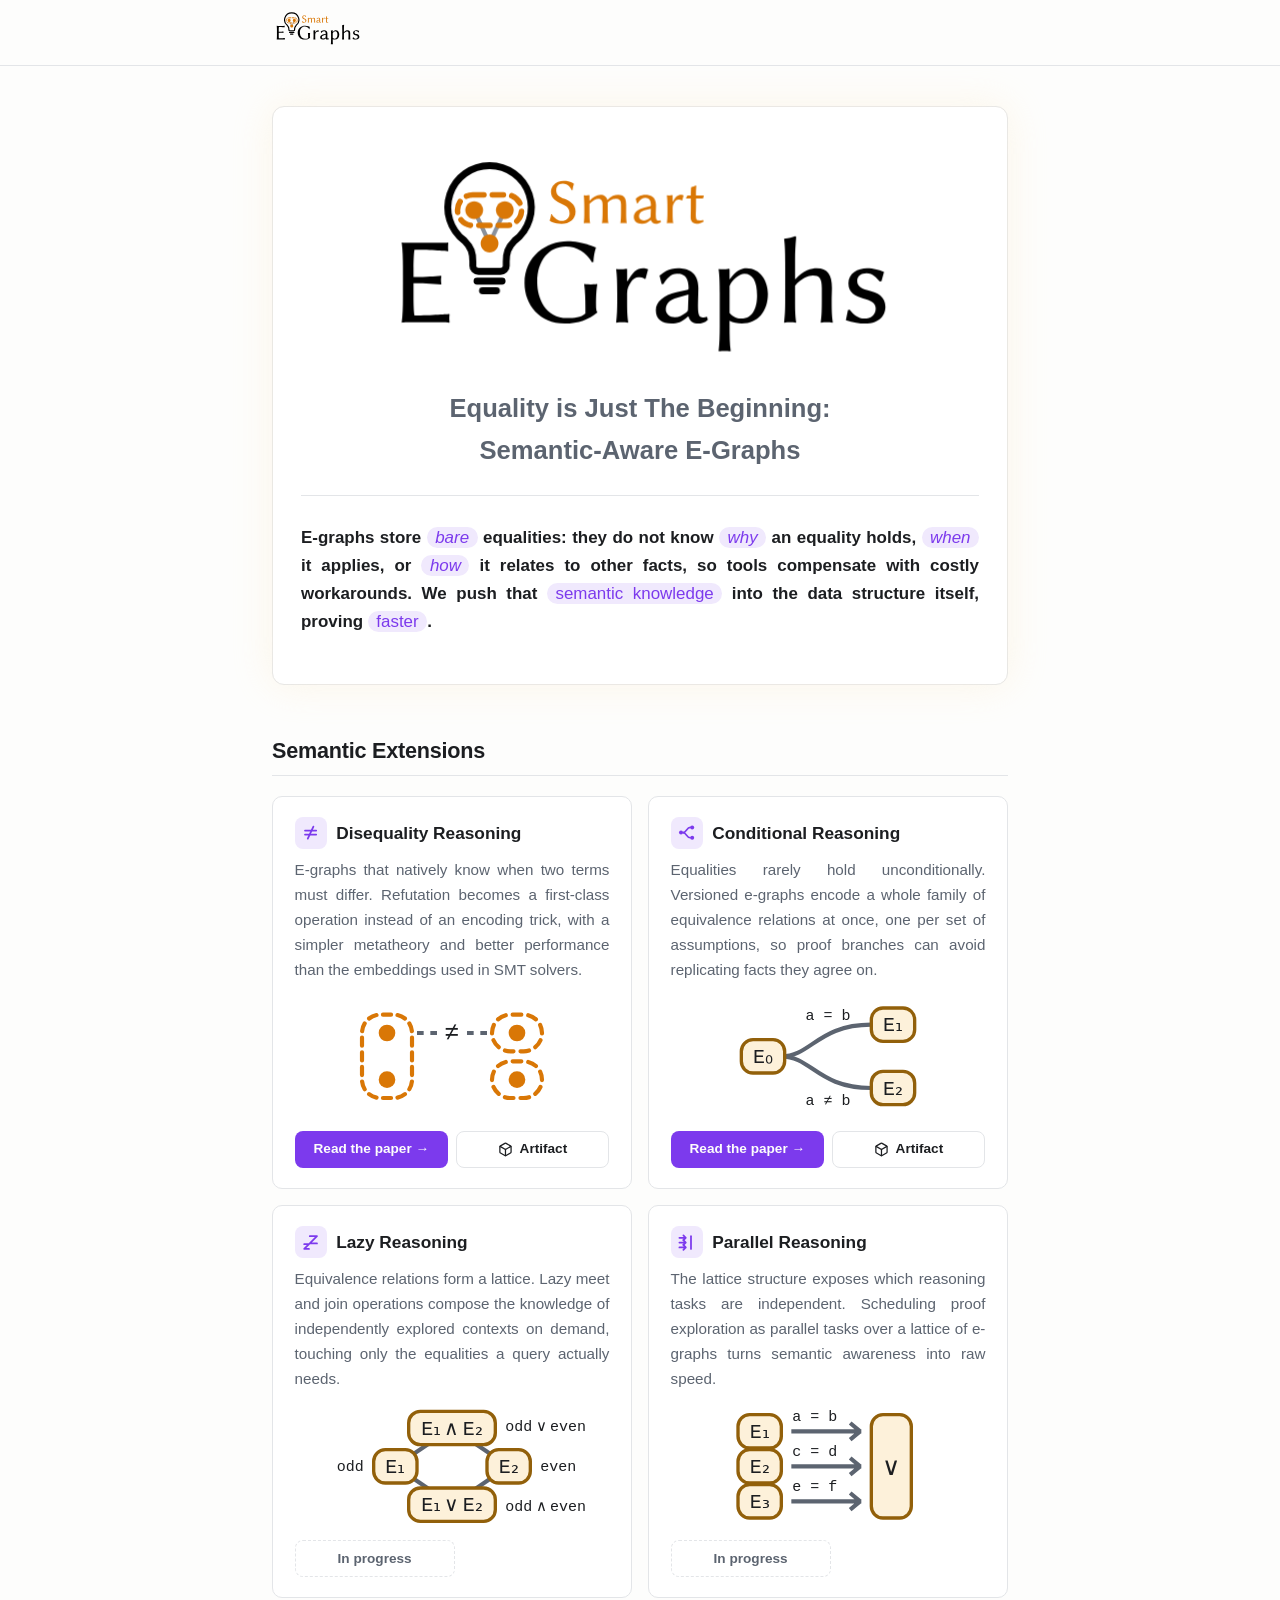
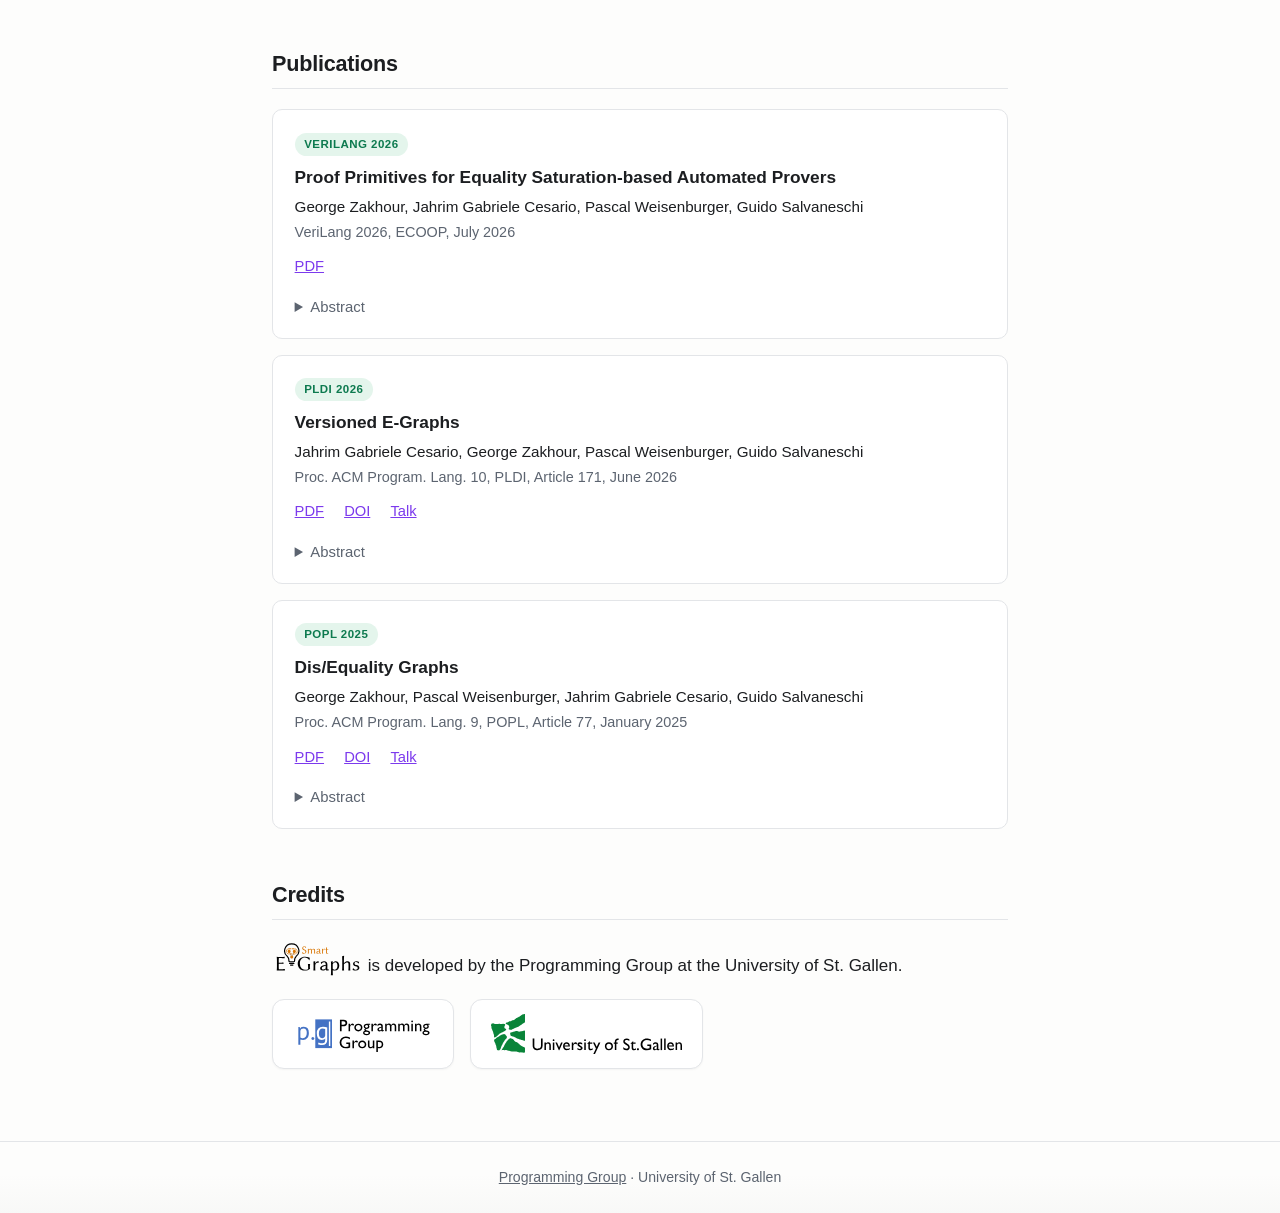
<file: index.html>
<!DOCTYPE html>
<html lang="en">
<head>
<meta charset="utf-8">
<meta name="viewport" content="width=device-width, initial-scale=1">
<title>Smart E-Graphs</title>
<meta name="description" content="Smart e-graphs: equality is just the beginning. E-graphs that understand disequality, assumptions, and branching proofs, for provers that prove more, faster.">
<meta property="og:type" content="website">
<meta property="og:site_name" content="Smart E-Graphs">
<meta property="og:url" content="https://prg-grp.github.io/egraphs-extensions-website/">
<meta property="og:title" content="Smart E-Graphs">
<meta property="og:description" content="Smart e-graphs: equality is just the beginning. E-graphs that understand disequality, assumptions, and branching proofs, for provers that prove more, faster.">
<meta property="og:image" content="https://prg-grp.github.io/egraphs-extensions-website/assets/logo-type2.png">
<meta property="og:image:width" content="1200">
<meta property="og:image:height" content="630">
<meta property="og:image:alt" content="Smart E-Graphs">
<meta name="twitter:card" content="summary_large_image">
<meta name="twitter:title" content="Smart E-Graphs">
<meta name="twitter:description" content="Smart e-graphs: equality is just the beginning. E-graphs that understand disequality, assumptions, and branching proofs, for provers that prove more, faster.">
<meta name="twitter:image" content="https://prg-grp.github.io/egraphs-extensions-website/assets/logo-type2.png">
<link rel="preload" href="assets/logo-animated.svg" as="fetch" type="image/svg+xml">
<link rel="stylesheet" href="style.css">
<link rel="icon" type="image/svg+xml" href="assets/logo-base.svg">
</head>
<body>

<!-- <div class="wip" role="note">Work in progress</div> -->

<header>
  <div class="wrap">
    <picture>
      <source srcset="assets/logo-type2-dark.svg" media="(prefers-color-scheme: dark)">
      <img class="topbar-logo" src="assets/logo-type2.svg" alt="Smart E-Graphs">
    </picture>
  </div>
</header>

<main>
  <div class="wrap">

    <section class="hero">
      <span id="hero-logo-slot"></span>
      <noscript><picture><source srcset="assets/logo-type2-dark.svg" media="(prefers-color-scheme: dark)"><img class="hero-logo" src="assets/logo-type2.svg" alt="Smart E-Graphs"></picture></noscript>
      <p class="tagline">Equality is Just The Beginning:</br>Semantic-Aware E-Graphs
      <hr>
      <p class="lead">
        E-graphs store <em class="keyword">bare</em> equalities: they do not know <em class="keyword">why</em> an equality holds,
        <em class="keyword">when</em> it applies, or <em class="keyword">how</em> it relates to other facts, so
        tools compensate with costly workarounds. 
        We push that 
        <span class="keyword">semantic knowledge</span> into the data structure itself, proving <span class="keyword">faster</span>.
      </p>
    </section>

    <h2 id="extensions">Semantic Extensions</h2>

    <div class="extensions">
    <article class="extension">
      <div class="extension-body">
        <h3>
          <span class="extension-icon"><svg viewBox="0 0 24 24" fill="none" stroke="currentColor" stroke-width="2.2" stroke-linecap="round"><line x1="5" y1="9.5" x2="19" y2="9.5"/><line x1="5" y1="14.5" x2="19" y2="14.5"/><line x1="15.5" y1="4.5" x2="8.5" y2="19.5"/></svg></span>
          Disequality Reasoning
        </h3>
        <p>E-graphs that natively know when two terms must differ. Refutation becomes a
        first-class operation instead of an encoding trick, with a simpler metatheory and
        better performance than the embeddings used in SMT solvers.</p>
      </div>
      <svg class="extension-img diagram" viewBox="-21 0 162 70" aria-hidden="true">
        <path class="eclass" d="M21 10 H25 A11 11 0 0 1 36 21 V49 A11 11 0 0 1 25 60 H17 A11 11 0 0 1 6 49 V21 A11 11 0 0 1 17 10 Z" pathLength="144"/>
        <path class="eclass" d="M99 10 H103 A11 11 0 0 1 114 21 A11 11 0 0 1 103 32 H95 A11 11 0 0 1 84 21 A11 11 0 0 1 95 10 Z" pathLength="81"/>
        <path class="eclass" d="M99 38 H103 A11 11 0 0 1 114 49 A11 11 0 0 1 103 60 H95 A11 11 0 0 1 84 49 A11 11 0 0 1 95 38 Z" pathLength="81"/>
        <circle class="enode" cx="21" cy="21" r="5"/>
        <circle class="enode" cx="21" cy="49" r="5"/>
        <circle class="enode" cx="99" cy="21" r="5"/>
        <circle class="enode" cx="99" cy="49" r="5"/>
        <line class="edge" x1="39" y1="21" x2="51" y2="21" stroke-dasharray="4 4"/>
        <line class="edge" x1="69" y1="21" x2="84" y2="21" stroke-dasharray="4 4"/>
        <text class="vlabel" x="60" y="25.5" text-anchor="middle" style="font-size: 15px">&#8800;</text>
      </svg>
      <div class="ext-actions">
        <a class="ext-btn" href="#publication-diseq">Read the paper &rarr;</a>
        <a class="ext-btn ext-btn-artifact" href="https://zenodo.org/records/13938878" target="_blank" rel="noopener"><svg class="artifact-icon" viewBox="0 0 24 24" fill="none" stroke="currentColor" stroke-width="2" stroke-linecap="round" stroke-linejoin="round" aria-hidden="true"><path d="M21 8v8a2 2 0 0 1-1 1.73l-7 4a2 2 0 0 1-2 0l-7-4A2 2 0 0 1 3 16V8a2 2 0 0 1 1-1.73l7-4a2 2 0 0 1 2 0l7 4A2 2 0 0 1 21 8z"/><path d="M3.3 7 12 12l8.7-5"/><path d="M12 22V12"/></svg> Artifact</a>
      </div>
    </article>

    <article class="extension">
      <div class="extension-body">
        <h3>
          <span class="extension-icon"><svg viewBox="0 0 24 24" fill="none" stroke="currentColor" stroke-width="2" stroke-linecap="round"><path d="M7.5 12 C12 12 12 5.5 16.5 5.5"/><path d="M7.5 12 C12 12 12 18.5 16.5 18.5"/><circle cx="5" cy="12" r="2.5" fill="currentColor" stroke="none"/><circle cx="19" cy="5.5" r="2.5" fill="currentColor" stroke="none"/><circle cx="19" cy="18.5" r="2.5" fill="currentColor" stroke="none"/></svg></span>
          Conditional Reasoning
        </h3>
        <p>Equalities rarely hold unconditionally. Versioned e-graphs encode a whole family
        of equivalence relations at once, one per set of assumptions, so proof branches
        can avoid replicating facts they agree on.</p>
      </div>
      <svg class="extension-img diagram" viewBox="-21 0 162 70" aria-hidden="true">
        <path class="edge" d="M32 35 C50 35 54 16 86 16"/>
        <path class="edge" d="M32 35 C50 35 54 54 86 54"/>
        <g class="packet">
          <path d="M32 35 C50 35 54 16 86 16" pathLength="100"/>
          <path d="M32 35 C50 35 54 54 86 54" pathLength="100"/>
        </g>
        <g class="vbox">
          <rect x="8" y="25" width="26" height="20" rx="7"/>
          <rect x="86" y="6" width="26" height="20" rx="7"/>
          <rect x="86" y="44" width="26" height="20" rx="7"/>
        </g>
        <g class="vlabel" text-anchor="middle">
          <text x="21" y="39">E&#8320;</text>
          <text x="99" y="20">E&#8321;</text>
          <text x="99" y="58">E&#8322;</text>
          <text x="60" y="13" style="font-size: 9px">a = b</text>
          <text x="60" y="64" style="font-size: 9px">a &#8800; b</text>
        </g>
      </svg>
      <div class="ext-actions">
        <a class="ext-btn" href="#publication-versioned">Read the paper &rarr;</a>
        <a class="ext-btn ext-btn-artifact" href="https://zenodo.org/records/18769553" target="_blank" rel="noopener"><svg class="artifact-icon" viewBox="0 0 24 24" fill="none" stroke="currentColor" stroke-width="2" stroke-linecap="round" stroke-linejoin="round" aria-hidden="true"><path d="M21 8v8a2 2 0 0 1-1 1.73l-7 4a2 2 0 0 1-2 0l-7-4A2 2 0 0 1 3 16V8a2 2 0 0 1 1-1.73l7-4a2 2 0 0 1 2 0l7 4A2 2 0 0 1 21 8z"/><path d="M3.3 7 12 12l8.7-5"/><path d="M12 22V12"/></svg> Artifact</a>
      </div>
    </article>

    <article class="extension">
      <div class="extension-body">
        <h3>
          <span class="extension-icon"><svg viewBox="0 0 24 24" fill="none" stroke="currentColor" stroke-width="2.2" stroke-linecap="round" stroke-linejoin="round"><path d="M11 4 h9 l-9 9 h9"/><path d="M4 14 h6 l-6 6 h6"/></svg></span>
          Lazy Reasoning
        </h3>
        <p>Equivalence relations form a lattice. Lazy meet and join operations compose the
        knowledge of independently explored contexts on demand, touching only the equalities
        a query actually needs.</p>
      </div>
      <svg class="extension-img diagram" viewBox="-21 0 162 70" aria-hidden="true">
        <g class="edge">
          <line x1="60" y1="12" x2="26" y2="35"/>
          <line x1="60" y1="12" x2="94" y2="35"/>
          <line x1="26" y1="35" x2="60" y2="58"/>
          <line x1="94" y1="35" x2="60" y2="58"/>
        </g>
        <g class="packet">
          <path d="M60 12 L26 35" pathLength="100"/>
          <path d="M60 12 L94 35" pathLength="100"/>
          <path d="M26 35 L60 58" pathLength="100" style="animation-delay: -1.2s"/>
          <path d="M94 35 L60 58" pathLength="100" style="animation-delay: -1.2s"/>
        </g>
        <g class="vbox">
          <rect x="34" y="2" width="52" height="20" rx="7"/>
          <rect x="13" y="25" width="26" height="20" rx="7"/>
          <rect x="81" y="25" width="26" height="20" rx="7"/>
          <rect x="34" y="48" width="52" height="20" rx="7"/>
        </g>
        <g class="vlabel" text-anchor="middle">
          <text x="60" y="16">E&#8321;<tspan dx="2">&#8743;</tspan><tspan dx="2">E&#8322;</tspan></text>
          <text x="26" y="39">E&#8321;</text>
          <text x="94" y="39">E&#8322;</text>
          <text x="60" y="62">E&#8321;<tspan dx="2">&#8744;</tspan><tspan dx="2">E&#8322;</tspan></text>
          <text x="92" y="14" text-anchor="start" style="font-size: 9px">odd<tspan dx="2">&#8744;</tspan><tspan dx="2">even</tspan></text>
          <text x="7" y="38" text-anchor="end" style="font-size: 9px">odd</text>
          <text x="113" y="38" text-anchor="start" style="font-size: 9px">even</text>
          <text x="92" y="62" text-anchor="start" style="font-size: 9px">odd<tspan dx="2">&#8743;</tspan><tspan dx="2">even</tspan></text>
        </g>
      </svg>
      <div class="ext-actions">
        <span class="ext-btn is-disabled" aria-disabled="true">In progress</span>
      </div>
    </article>

    <article class="extension">
      <div class="extension-body">
        <h3>
          <span class="extension-icon"><svg viewBox="0 0 24 24" fill="none" stroke="currentColor" stroke-width="2.2" stroke-linecap="round" stroke-linejoin="round"><path d="M3 6 h8 m0 0 l-3 -3 m3 3 l-3 3"/><path d="M3 12 h8 m0 0 l-3 -3 m3 3 l-3 3"/><path d="M3 18 h8 m0 0 l-3 -3 m3 3 l-3 3"/><line x1="17.5" y1="4" x2="17.5" y2="20"/></svg></span>
          Parallel Reasoning
        </h3>
        <p>The lattice structure exposes which reasoning tasks are independent. Scheduling
        proof exploration as parallel tasks over a lattice of e-graphs turns semantic
        awareness into raw speed.</p>
      </div>
      <svg class="extension-img diagram" viewBox="-21 0 162 70" aria-hidden="true">
        <g class="vbox">
          <rect x="6" y="4" width="26" height="20" rx="7"/>
          <rect x="6" y="25" width="26" height="20" rx="7"/>
          <rect x="6" y="46" width="26" height="20" rx="7"/>
          <rect x="86" y="4" width="24" height="62" rx="7"/>
        </g>
        <g class="vlabel" text-anchor="middle">
          <text x="19" y="18">E&#8321;</text>
          <text x="19" y="39">E&#8322;</text>
          <text x="19" y="60">E&#8323;</text>
          <text x="98" y="40" font-size="15">&#8744;</text>
          <text x="52" y="8" style="font-size: 9px">a = b</text>
          <text x="52" y="29" style="font-size: 9px">c = d</text>
          <text x="52" y="50" style="font-size: 9px">e = f</text>
        </g>
        <g class="edge">
          <path d="M38 14 h42 m-.7 0 l-6 -5 m6 5 l-6 5"/>
          <path d="M38 35 h42 m-.7 0 l-6 -5 m6 5 l-6 5"/>
          <path d="M38 56 h42 m-.7 0 l-6 -5 m6 5 l-6 5"/>
        </g>
        <g class="packet">
          <path d="M39 14 h40" pathLength="100"/>
          <path d="M39 35 h40" pathLength="100" style="animation-delay: -0.8s"/>
          <path d="M39 56 h40" pathLength="100" style="animation-delay: -1.6s"/>
        </g>
      </svg>
      <div class="ext-actions">
        <span class="ext-btn is-disabled" aria-disabled="true">In progress</span>
      </div>
    </article>
    </div>

    <!-- <p class="readmore-wrap">
      <a class="readmore-btn" href="background.html">Read more &rarr;</a>
    </p> -->

    <h2 id="publications">Publications</h2>

    <article class="publication" id="publication-proof-primitives">
      <span class="badge published">VeriLang 2026</span>
      <h3>Proof Primitives for Equality Saturation-based Automated Provers</h3>
      <p class="authors">George Zakhour, Jahrim Gabriele Cesario, Pascal Weisenburger, Guido Salvaneschi</p>
      <p class="venue">VeriLang 2026, ECOOP, July 2026</p>
      <p class="links">
        <a href="publications/2026-proof-primitives.pdf">PDF</a>
      </p>
      <details>
        <summary>Abstract</summary>
        <p>We present a proof extraction algorithm for versioned e-graphs, an extension of
        e-graphs that supports branching reasoning contexts and proof by cases. In the
        setting of algebraic datatypes, the algorithm handles rewrites, congruence,
        injectivity, contradictions, induction, and case splits. We implement it in Vegie,
        a lightweight automated inductive theorem prover. An early case study suggests that
        the produced proofs are smaller than those of a state-of-the-art e-graph prover.</p>
      </details>
    </article>

    <article class="publication" id="publication-versioned">
      <span class="badge published">PLDI 2026</span>
      <h3>Versioned E-Graphs</h3>
      <p class="authors">Jahrim Gabriele Cesario, George Zakhour, Pascal Weisenburger, Guido Salvaneschi</p>
      <p class="venue">Proc. ACM Program. Lang. 10, PLDI, Article 171, June 2026</p>
      <p class="links">
        <a href="publications/2026-versioned-egraphs.pdf">PDF</a>
        <a href="https://doi.org/10.1145/3808249">DOI</a>
        <a href="https://www.youtube.com/watch?v=5nZc6cUwqpY&amp;t=11734" target="_blank" rel="noopener">Talk</a>
      </p>
      <details>
        <summary>Abstract</summary>
        <p>E-graphs are an efficient encoding for discovering and maintaining sets of
        equalities. In several scenarios, equalities may hold only conditionally, i.e., under
        certain assumptions: in automated provers the proof is often split into multiple
        branches, each considering a different set of equalities. Traditional e-graphs can
        only encode a single set of equalities at a time, so conditional equalities are
        handled by maintaining multiple e-graphs, replicating the equalities shared among
        branches. Versioned e-graphs efficiently encode multiple equivalence sets at the same
        time, maximizing shared information among them. Compared to widely-adopted solutions
        that maintain multiple e-graphs, versioned e-graphs are up to 5&ndash;30% more memory
        efficient and up to 4&times; faster, especially when solution spaces are large both
        in explored program terms and number of branches.</p>
      </details>
    </article>

    <article class="publication" id="publication-diseq">
      <span class="badge published">POPL 2025</span>
      <h3>Dis/Equality Graphs</h3>
      <p class="authors">George Zakhour, Pascal Weisenburger, Jahrim Gabriele Cesario, Guido Salvaneschi</p>
      <p class="venue">Proc. ACM Program. Lang. 9, POPL, Article 77, January 2025</p>
      <p class="links">
        <a href="publications/2025-disequality-graphs.pdf">PDF</a>
        <a href="https://doi.org/10.1145/3704913">DOI</a>
        <a href="https://youtu.be/z1QSRZCJkEI" target="_blank" rel="noopener">Talk</a>
      </p>
      <details>
        <summary>Abstract</summary>
        <p>In many applications it is necessary to reason about disequality of terms as well
        as equality. While disequality reasoning can be encoded, direct support for
        disequalities increases performance and simplifies the metatheory. This paper
        develops an implementation-independent framework to formally reason about e-graphs,
        proving for the first time the equivalence of e-graphs to the closure of the
        equivalence relation they encode. It presents the first formalization of an e-graph
        extension that directly supports disequalities, with an analytical result about their
        superior efficiency compared to common embedding techniques. The approach is
        implemented as an extension to egg and evaluated in an SMT solver and an automated
        theorem prover, where direct support for disequalities outperforms encodings based on
        equality embedding.</p>
      </details>
    </article>

    <h2 id="credits">Credits</h2>
    <p><picture><source srcset="assets/logo-type2-dark.svg" media="(prefers-color-scheme: dark)"><img class="inline-logo" src="assets/logo-type2.svg" alt="Smart E-Graphs"></picture> is developed by the Programming Group at the University of St. Gallen.</p>
    <div class="credit-logos">
      <a class="credit-logo" href="https://programming-group.com/" target="_blank" rel="noopener">
        <img src="assets/logo-programming-group.svg" alt="Programming Group">
      </a>
      <a class="credit-logo" href="https://www.unisg.ch/en/" target="_blank" rel="noopener">
        <img src="assets/logo-unisg.svg" alt="University of St. Gallen">
      </a>
    </div>
  </div>
</main>

<footer>
  <a href="https://programming-group.com/">Programming Group</a> &middot; University of St. Gallen
</footer>

<script>
  fetch("assets/logo-animated.svg").then(function (r) { return r.text(); }).then(function (svg) {
    var slot = document.getElementById("hero-logo-slot");
    if (slot) slot.outerHTML = svg;
  });
</script>
</body>
</html>
</file>
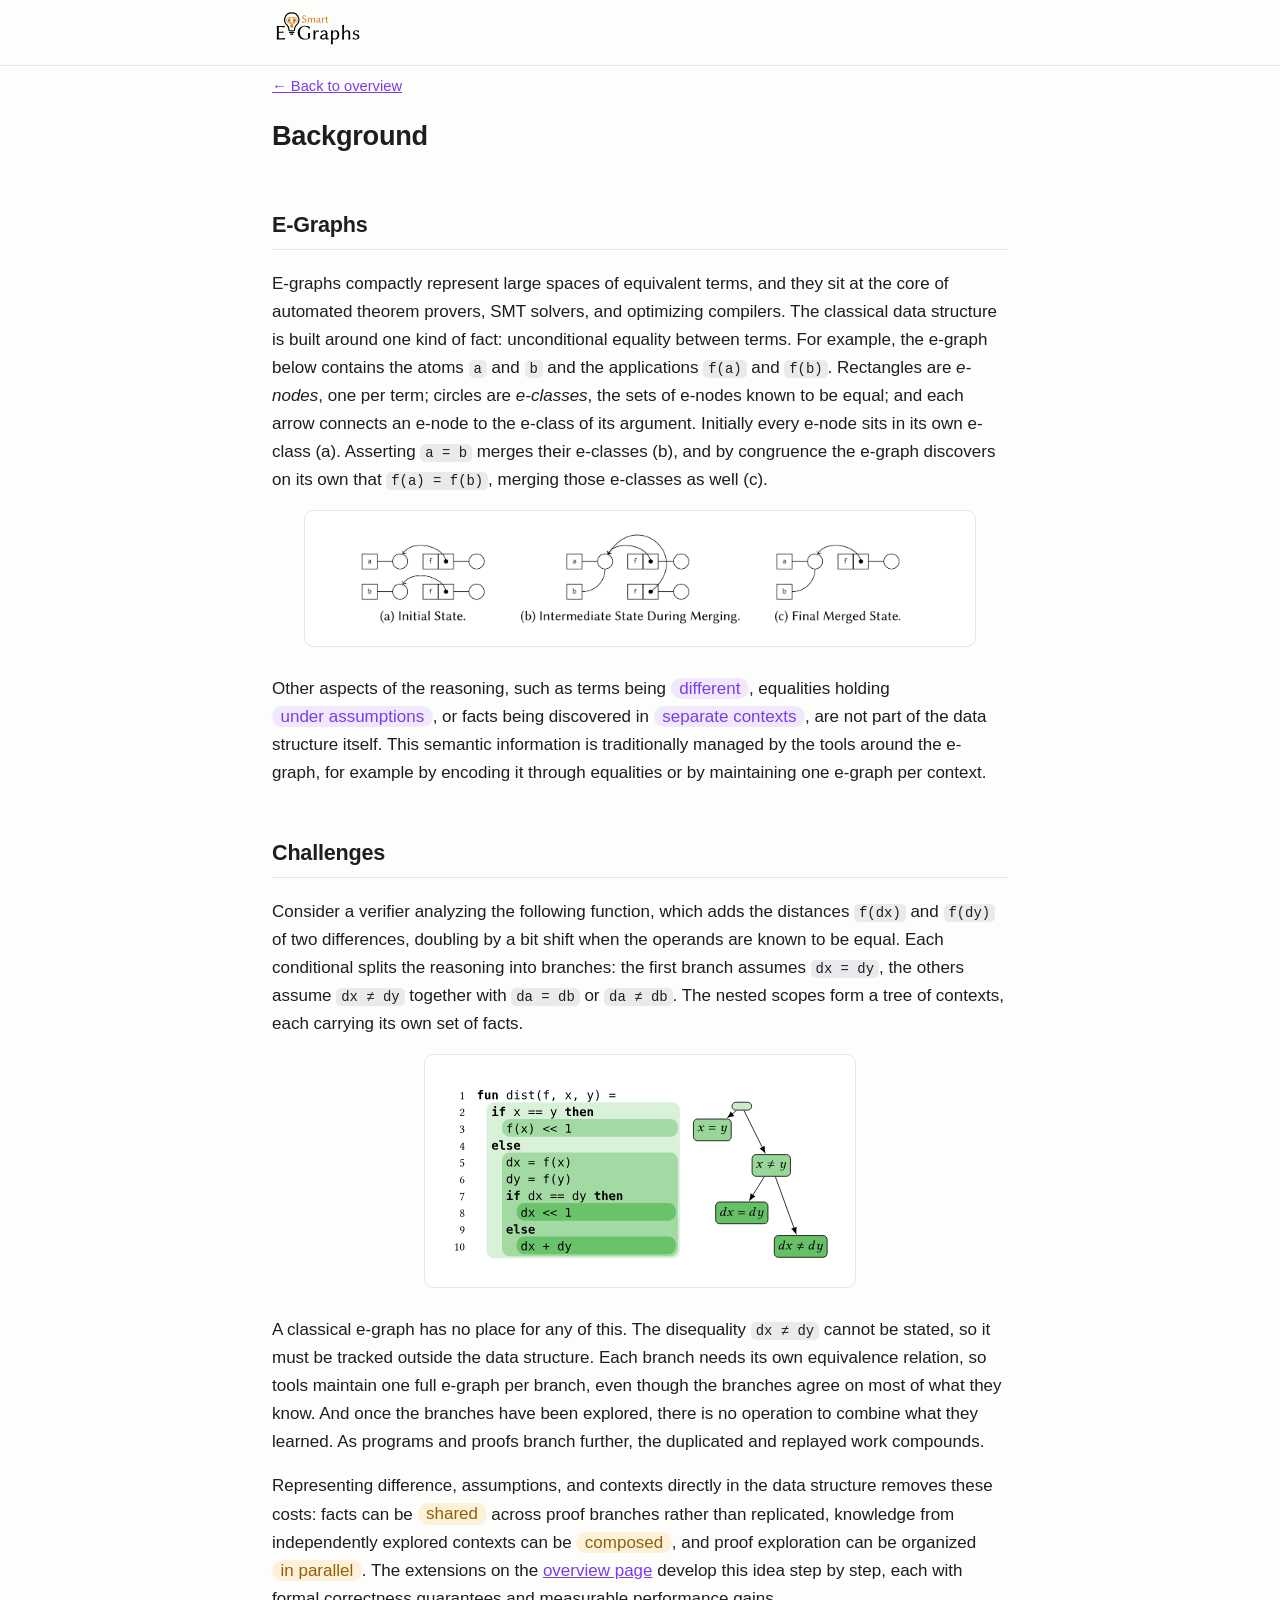
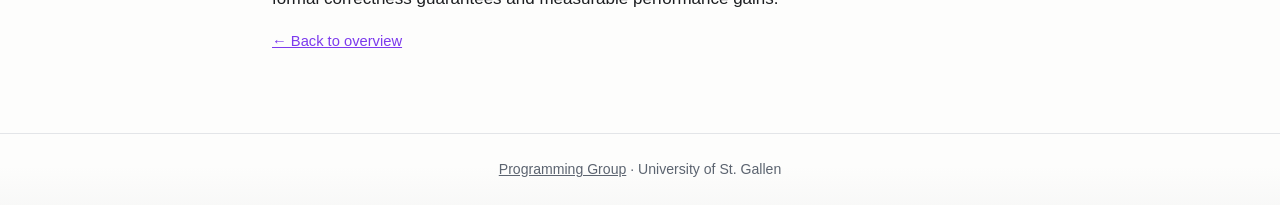
<file: background.html>
<!DOCTYPE html>
<html lang="en">
<head>
<meta charset="utf-8">
<meta name="viewport" content="width=device-width, initial-scale=1">
<title>E-Graphs &amp; Challenges &mdash; Smart E-Graphs</title>
<meta name="description" content="Background on e-graphs and the challenges that motivate smart e-graphs: disequality, conditional equalities, and reasoning across contexts.">
<meta property="og:type" content="article">
<meta property="og:site_name" content="Smart E-Graphs">
<meta property="og:url" content="https://prg-grp.github.io/egraphs-extensions-website/background.html">
<meta property="og:title" content="E-Graphs &amp; Challenges &mdash; Smart E-Graphs">
<meta property="og:description" content="Background on e-graphs and the challenges that motivate smart e-graphs: disequality, conditional equalities, and reasoning across contexts.">
<meta property="og:image" content="https://prg-grp.github.io/egraphs-extensions-website/assets/logo-type2.png">
<meta property="og:image:width" content="1200">
<meta property="og:image:height" content="630">
<meta property="og:image:alt" content="Smart E-Graphs">
<meta name="twitter:card" content="summary_large_image">
<meta name="twitter:title" content="E-Graphs &amp; Challenges &mdash; Smart E-Graphs">
<meta name="twitter:description" content="Background on e-graphs and the challenges that motivate smart e-graphs: disequality, conditional equalities, and reasoning across contexts.">
<meta name="twitter:image" content="https://prg-grp.github.io/egraphs-extensions-website/assets/logo-type2.png">
<link rel="stylesheet" href="style.css">
<link rel="icon" type="image/svg+xml" href="assets/logo-base.svg">
</head>
<body>

<!-- <div class="wip" role="note">Work in progress</div> -->

<header>
  <div class="wrap">
    <a href="index.html"><picture><source srcset="assets/logo-type2-dark.svg" media="(prefers-color-scheme: dark)"><img class="topbar-logo" src="assets/logo-type2.svg" alt="Smart E-Graphs"></picture></a>
  </div>
</header>

<main>
  <div class="wrap">

    <p class="backlink"><a href="index.html">&larr; Back to overview</a></p>

    <h1 class="page-title">Background</h1>

    <h2 id="about">E-Graphs</h2>
    <p>
      E-graphs compactly represent large spaces of equivalent terms, and they sit at the
      core of automated theorem provers, SMT solvers, and optimizing compilers. The
      classical data structure is built around one kind of fact: unconditional equality
      between terms. For example, the e-graph below contains the atoms <code>a</code> and
      <code>b</code> and the applications <code>f(a)</code> and <code>f(b)</code>.
      Rectangles are <em>e-nodes</em>, one per term; circles are <em>e-classes</em>, the
      sets of e-nodes known to be equal; and each arrow connects an e-node to the e-class
      of its argument. Initially every e-node sits in its own e-class (a). Asserting
      <code>a = b</code> merges their e-classes (b), and by congruence the e-graph
      discovers on its own that <code>f(a) = f(b)</code>, merging those e-classes as
      well (c).
    </p>
    <figure class="fig-run fig-wide">
      <img src="assets/egraph.png"
           alt="Three states of an e-graph with atoms a and b and applications f(a) and
                f(b): the initial state with four e-classes, the intermediate state where
                a and b share an e-class, and the final state where f(a) and f(b) are
                also merged">
    </figure>
    <p>
      Other aspects of the reasoning, such as terms being
      <span class="keyword">different</span>, equalities holding <span class="keyword">under
      assumptions</span>, or facts being discovered in <span class="keyword">separate
      contexts</span>, are not part of the data structure itself.
      This semantic information is traditionally managed by the tools around the e-graph,
      for example by encoding it through equalities or by maintaining one e-graph per
      context.
    </p>

    <h2 id="motivation">Challenges</h2>
    <p>
      Consider a verifier analyzing the following function, which adds the distances
      <code>f(dx)</code> and <code>f(dy)</code> of two differences, doubling by a bit
      shift when the operands are known to be equal. Each conditional splits the
      reasoning into branches: the first branch assumes <code>dx = dy</code>, the others
      assume <code>dx &ne; dy</code> together with <code>da = db</code> or
      <code>da &ne; db</code>. The nested scopes form a tree of contexts, each carrying
      its own set of facts.
    </p>
    <figure class="fig-run">
      <img src="assets/example.svg"
           alt="The dist_diffs function with nested branch scopes, and the tree of
                contexts with assumptions dx = dy, dx ≠ dy, da = db, and da ≠ db,
                each aligned with its scope in the code">
      <figcaption>Each branch introduces its own assumptions, forming a tree of contexts
      aligned with the scopes of the code.</figcaption>
    </figure>
    <p>
      A classical e-graph has no place for any of this. The disequality
      <code>dx &ne; dy</code> cannot be stated, so it must be tracked outside the data
      structure. Each branch needs its own equivalence relation, so tools maintain one
      full e-graph per branch, even though the branches agree on most of what they know.
      And once the branches have been explored, there is no operation to combine what they
      learned. As programs and proofs branch further, the duplicated and replayed work
      compounds.
    </p>
    <p>
      Representing difference, assumptions, and contexts directly in the data structure
      removes these costs: facts can be <span class="keyword-alt">shared</span> across proof
      branches rather than replicated, knowledge from independently explored contexts can
      be <span class="keyword-alt">composed</span>, and proof exploration can be organized
      <span class="keyword-alt">in parallel</span>. The extensions on the
      <a href="index.html#extensions">overview page</a> develop this idea step by step, each
      with formal correctness guarantees and measurable performance gains.
    </p>

    <p class="backlink"><a href="index.html">&larr; Back to overview</a></p>

  </div>
</main>

<footer>
  <a href="https://programming-group.com/">Programming Group</a> &middot; University of St. Gallen
</footer>

</body>
</html>
</file>
<file: style.css>
/* Variables */
:root {
  --bg: #fdfdfc;
  --fg: #1c1e21;
  --muted: #5c6470;
  --accent: #7c3aed;
  --accent-soft: #f0e9fd;
  --eclass: #d97706;
  --card: #ffffff;
  --border: #e3e5e8;
  --badge-pub: #0d7a4f;
  --badge-pub-bg: #e4f5ec;
  --badge-sub: #92600a;
  --badge-sub-bg: #fdf1da;
  --logo-scale: 8;
}
@media (prefers-color-scheme: dark) {
  :root {
    --bg: #16181d;
    --fg: #e8eaed;
    --muted: #9aa3af;
    --accent: #b79bf5;
    --accent-soft: #2a2340;
    --eclass: #e8b45a;
    --card: #1e2127;
    --border: #31353c;
    --badge-pub: #6fd8a8;
    --badge-pub-bg: #17362a;
    --badge-sub: #ecc06a;
    --badge-sub-bg: #3a2e14;
  }
}

/* Base */
* { box-sizing: border-box; }
html { scroll-padding-top: 4rem; }
body {
  margin: 0;
  padding-top: 3.6rem;
  background: var(--bg);
  color: var(--fg);
  font: 17px/1.65 -apple-system, BlinkMacSystemFont, "Segoe UI", Roboto, "Helvetica Neue", Arial, sans-serif;
}
.wrap { max-width: 46rem; margin: 0 auto; }
main { padding: 1rem 1.5rem 4rem; }
h2 {
  font-size: 1.35rem;
  margin: 3rem 0 1.25rem;
  padding-bottom: 0.4rem;
  border-bottom: 1px solid var(--border);
  letter-spacing: -0.01em;
}
a { color: var(--accent); }
a:hover { text-decoration-thickness: 2px; }
code {
  font-family: ui-monospace, SFMono-Regular, Menlo, Consolas, "Liberation Mono", monospace;
  font-size: 0.82em;
  background: rgba(127, 131, 139, 0.15);
  padding: 0.08em 0.35em;
  border-radius: 5px;
}
p { margin: 0 0 1rem; }
.lead { font-size: 1.06rem; font-weight: 600; color: var(--fg); text-align: justify; }
.inline-logo { height: 2.25em; width: auto; vertical-align: -0.45em; }
.keyword, .keyword-alt {
  padding: 0.06em 0.5em;
  border-radius: 999px;
  font-weight: 500;
  white-space: nowrap;
  color: var(--accent);
  background: var(--accent-soft);
}
.keyword-alt {
  color: var(--badge-sub);
  background: var(--badge-sub-bg);
}

/* Work-in-progress banner */
.wip {
  position: fixed;
  top: 1.75rem;
  right: 0.9rem;
  transform: translateY(-50%);
  z-index: 10;
  font-size: 0.75rem;
  font-weight: 600;
  letter-spacing: 0.05em;
  text-transform: uppercase;
  color: var(--badge-sub);
  background: var(--badge-sub-bg);
  border: 1px solid var(--badge-sub);
  border-radius: 999px;
  padding: 0.25rem 0.8rem;
  pointer-events: none;
}

/* Fixed top bar */
header {
  position: fixed;
  top: 0;
  left: 0;
  right: 0;
  z-index: 9;
  display: flex;
  align-items: center;
  border-bottom: 1px solid var(--border);
  background: var(--bg);
  padding: 0.55rem 1.5rem;
}
header .wrap {
  display: flex;
  align-items: center;
  width: 100%;
}
.topbar-logo {
  height: 2.4rem;
  width: auto;
}

/* Hero card */
.hero {
  position: relative;
  background: var(--card);
  border: 1px solid var(--border);
  border-radius: 12px;
  padding: 2.25rem 1.75rem 2rem;
  margin: 2rem 0 2.5rem;
}
.hero > * { position: relative; z-index: 1; }
/* Amber halo flickers on outside the perimeter once the lamp lights up (~3s),
   using the same flicker as the e-class and text but capped at its subtle level. */
.hero::after {
  content: "";
  position: absolute;
  inset: 0;
  z-index: 0;
  border-radius: inherit;
  pointer-events: none;
  box-shadow: 0 0 2.5rem 0.1rem var(--badge-sub-bg);
  opacity: 0;
  animation: heroGlow 0.28s 2.8s both;
}
@keyframes heroGlow {
  0% { opacity: 0; }
  30% { opacity: 0.55; }
  60% { opacity: 0; }
  100% { opacity: 0.55; }
}
/* #hero-logo-slot reserves the logo's box so injecting the SVG causes no layout shift */
#hero-logo-slot,
.hero-logo {
  display: block;
  height: calc(28px * var(--logo-scale));
  width: auto;
  max-width: 100%;
  margin: 0 auto 1.25rem;
}
/* In dark mode the wordmark and lamp outline are drawn in black; recolor to the
   foreground so they stay legible. The injected hero SVG is inline, so CSS reaches it. */
@media (prefers-color-scheme: dark) {
  .hero-logo [fill="rgb(0%, 0%, 0%)"] { fill: var(--fg); }
  .hero-logo [stroke="rgb(0%, 0%, 0%)"] { stroke: var(--fg); }
}

/* Lamp powers on bottom-to-top; then "Smart" fades in left-to-right. */
.hero-logo .lamp-bulb { animation: lampBulb 0.6s ease-out both; }
.hero-logo .lamp-edge,
.hero-logo .lamp-node {
  animation: lampFlicker 1.3s both;
  animation-delay: var(--d, 0s);
}
.hero-logo .lamp-eclass { animation: lampEclass 0.28s 2.8s both; }
.hero-logo .lamp-word use {
  opacity: 0;
  animation: lampEclass 0.28s 2.8s both;
}
@keyframes lampBulb { from { opacity: 0; } to { opacity: 1; } }
@keyframes lampFlicker {
  0%, 10% { opacity: 0; }
  18% { opacity: 1; }
  28% { opacity: 0.12; }
  40% { opacity: 1; }
  55% { opacity: 0.4; }
  70% { opacity: 1; }
  100% { opacity: 1; }
}
@keyframes lampEclass {
  0% { opacity: 0; }
  30% { opacity: 1; }
  60% { opacity: 0; }
  100% { opacity: 1; }
}
@media (prefers-reduced-motion: reduce) {
  .hero::after { animation: none; opacity: 0.55; }
  .hero-logo .lamp-bulb,
  .hero-logo .lamp-edge,
  .hero-logo .lamp-node,
  .hero-logo .lamp-eclass,
  .hero-logo .lamp-word use { animation: none; opacity: 1; }
}
.tagline {
  font-size: 1.6rem;
  font-weight: 700;
  color: var(--muted);
  text-align: center;
  margin: 0 auto;
  max-width: 34rem;
}
.hero hr {
  border: none;
  border-top: 1px solid var(--border);
  margin: 1.5rem 0 1.75rem;
}

/* Figures */
.fig-run {
  margin: 0.5rem auto 1.75rem;
  max-width: 27rem;
}
.fig-run img {
  display: block;
  width: 100%;
  height: auto;
  background: #ffffff;
  border: 1px solid var(--border);
  border-radius: 10px;
  padding: 0.9rem 1.1rem;
}
.fig-run figcaption { display: none; }
.fig-run.fig-wide { max-width: 42rem; }

/* Diagrams (SVG illustrations and animations) */
@keyframes march {
  to { stroke-dashoffset: -15.5; }
}
@keyframes flow {
  to { stroke-dashoffset: -100; }
}
.diagram .packet path {
  fill: none;
  stroke: var(--eclass);
  stroke-width: 2.5;
  stroke-linecap: round;
  stroke-dasharray: 12 88;
  animation: flow 1.2s linear infinite;
  animation-play-state: paused;
  visibility: hidden;
}
.extension:hover .packet path {
  animation-play-state: running;
  visibility: visible;
}
.extension:hover .eclass {
  animation: march 1.8s linear infinite;
}
@media (prefers-reduced-motion: reduce) {
  .diagram .packet { display: none; }
  .extension:hover .eclass { animation: none; }
}
.diagram .eclass {
  fill: none;
  stroke: var(--eclass);
  stroke-width: 2.5;
  stroke-dasharray: 5 4;
  stroke-dashoffset: 2.5;
  stroke-linecap: round;
}
.diagram .enode { fill: var(--eclass); }
.diagram .edge { stroke: var(--muted); stroke-width: 2.5; fill: none; }
.diagram .vbox {
  fill: var(--badge-sub-bg);
  stroke: var(--badge-sub);
  stroke-width: 2;
}
.diagram .vlabel {
  font: 12px ui-monospace, SFMono-Regular, Menlo, Consolas, monospace;
  fill: var(--fg);
}
.diagram .fg { stroke: var(--fg); stroke-width: 3; stroke-linecap: round; }

/* Semantic extensions: two-column grid of cards */
.extensions {
  display: grid;
  grid-template-columns: repeat(2, 1fr);
  gap: 1rem;
  margin-bottom: 1rem;
}
.extension {
  display: flex;
  flex-direction: column;
  gap: 1rem;
  background: var(--card);
  border: 1px solid var(--border);
  border-radius: 10px;
  padding: 1.25rem 1.35rem;
}
.extension h3 {
  display: flex;
  align-items: center;
  gap: 0.6rem;
  margin: 0 0 0.5rem;
  font-size: 1.08rem;
}
.extension-icon {
  display: grid;
  place-items: center;
  width: 2rem;
  height: 2rem;
  flex-shrink: 0;
  border-radius: 8px;
  color: var(--accent);
  background: var(--accent-soft);
}
.extension-icon svg { width: 1.2rem; height: 1.2rem; }
.extension p { margin: 0; color: var(--muted); font-size: 0.95rem; text-align: justify; }
.extension-img { width: 100%; max-width: 270px; height: auto; align-self: center; }
.ext-actions {
  display: flex;
  flex-wrap: wrap;
  gap: 0.5rem;
  margin-top: auto;
}
.ext-btn {
  display: inline-flex;
  align-items: center;
  justify-content: center;
  gap: 0.4rem;
  flex: 1 1 0;
  min-width: 7rem;
  padding: 0.4rem 0.9rem;
  border-radius: 8px;
  font-size: 0.85rem;
  font-weight: 600;
  text-align: center;
  text-decoration: none;
  color: var(--bg);
  background: var(--accent);
  border: 1px solid transparent;
  transition: opacity 0.15s ease, border-color 0.15s ease;
}
.ext-btn:hover { opacity: 0.88; }
.ext-btn.is-disabled {
  flex: 0 1 auto;
  min-width: 10rem;
  color: var(--muted);
  background: transparent;
  border: 1px dashed var(--border);
  cursor: default;
  pointer-events: none;
}
/* Secondary artifact button: matches the primary button's size, sits beside it */
.ext-btn-artifact {
  color: var(--fg);
  background: transparent;
  border: 1px solid var(--border);
}
.ext-btn-artifact:hover { opacity: 1; border-color: var(--accent); }
.artifact-icon { width: 1.1em; height: 1.1em; flex-shrink: 0; }
@media (max-width: 40rem) {
  .extensions { grid-template-columns: 1fr; }
}

/* Publications */
.publication {
  background: var(--card);
  border: 1px solid var(--border);
  border-radius: 10px;
  padding: 1.15rem 1.35rem;
  margin-bottom: 1rem;
}
.publication h3 { margin: 0 0 0.3rem; font-size: 1.08rem; line-height: 1.4; }
.publication .authors { color: var(--fg); font-size: 0.95rem; margin: 0 0 0.15rem; }
.publication .venue { color: var(--muted); font-size: 0.9rem; margin: 0 0 0.6rem; }
.badge {
  display: inline-block;
  font-size: 0.72rem;
  font-weight: 600;
  letter-spacing: 0.04em;
  text-transform: uppercase;
  border-radius: 999px;
  padding: 0.12rem 0.6rem;
  margin-bottom: 0.55rem;
}
.badge.published { color: var(--badge-pub); background: var(--badge-pub-bg); }
.links { font-size: 0.92rem; }
.links a { margin-right: 1rem; font-weight: 500; }
details { margin-top: 0.6rem; font-size: 0.93rem; }
details summary {
  cursor: pointer;
  color: var(--muted);
  font-weight: 500;
  user-select: none;
}
details p { margin: 0.5rem 0 0; color: var(--muted); }

/* Read-more button (links to the background subpage) */
.readmore-wrap {
  text-align: center;
  margin: 0 0 2.5rem;
}
.readmore-btn {
  display: inline-flex;
  align-items: center;
  gap: 0.4rem;
  padding: 0.6rem 1.35rem;
  border-radius: 999px;
  font-size: 0.95rem;
  font-weight: 600;
  text-decoration: none;
  color: var(--accent);
  background: var(--accent-soft);
  border: 1px solid transparent;
  transition: border-color 0.15s ease, transform 0.15s ease;
}
.readmore-btn:hover {
  border-color: var(--accent);
  transform: translateY(-1px);
}

/* Subpage helpers */
.backlink { font-size: 0.92rem; }
.page-title {
  font-size: 1.7rem;
  margin: 0.5rem 0 1rem;
  letter-spacing: -0.01em;
}

/* Credits logos */
.credit-logos {
  display: flex;
  flex-wrap: wrap;
  align-items: center;
  gap: 1rem;
  margin: 1.25rem 0 0.5rem;
}
.credit-logo {
  display: inline-flex;
  align-items: center;
  justify-content: center;
  padding: 0.85rem 1.25rem;
  background: #ffffff;
  border: 1px solid var(--border);
  border-radius: 12px;
  box-shadow: 0 1px 2px rgba(0, 0, 0, 0.04);
  transition: transform 0.15s ease, box-shadow 0.15s ease;
}
.credit-logo:hover {
  transform: translateY(-2px);
  box-shadow: 0 4px 12px rgba(0, 0, 0, 0.08);
}
.credit-logo img {
  display: block;
  height: 40px;
  width: auto;
}

/* Footer */
footer {
  border-top: 1px solid var(--border);
  background: linear-gradient(to top, rgba(127, 131, 139, 0.04), rgba(127, 131, 139, 0) 55%);
  color: var(--muted);
  font-size: 0.88rem;
  padding: 1.5rem;
  text-align: center;
}
footer a { color: var(--muted); }
</file>
